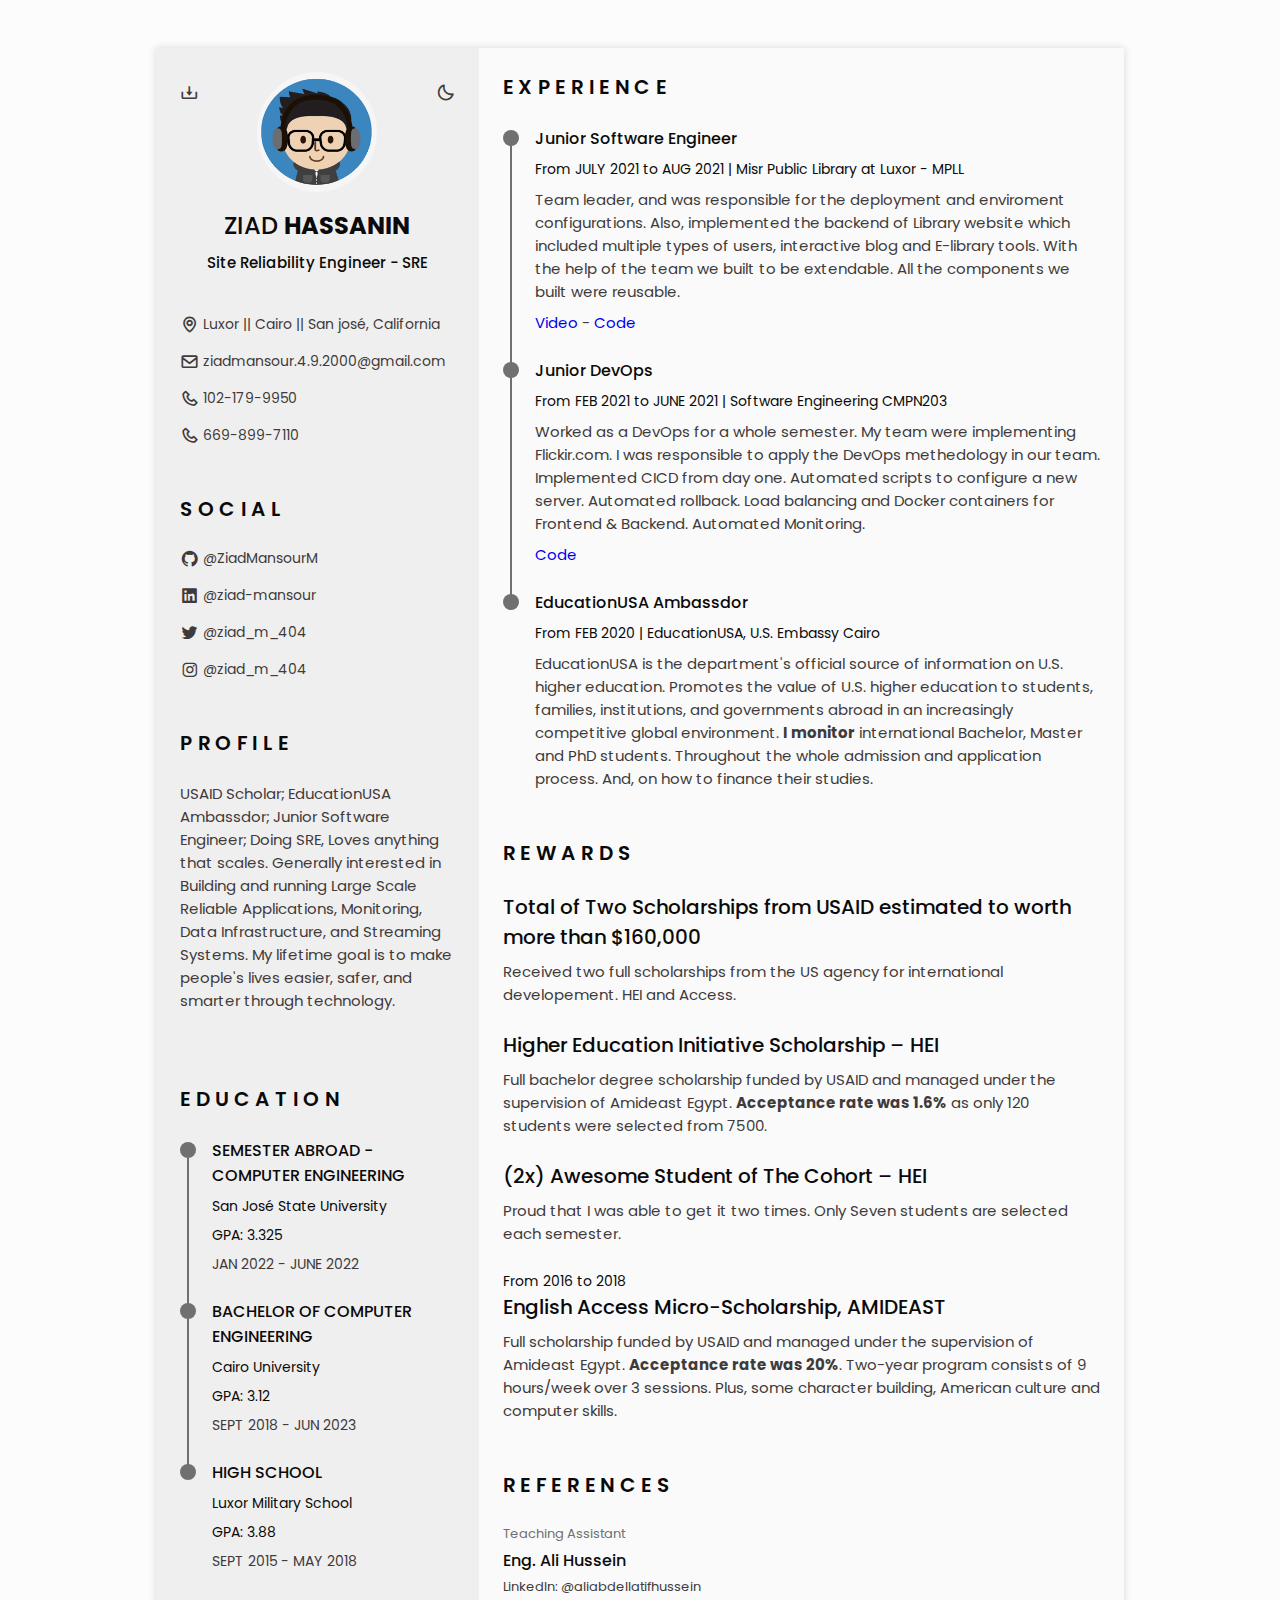
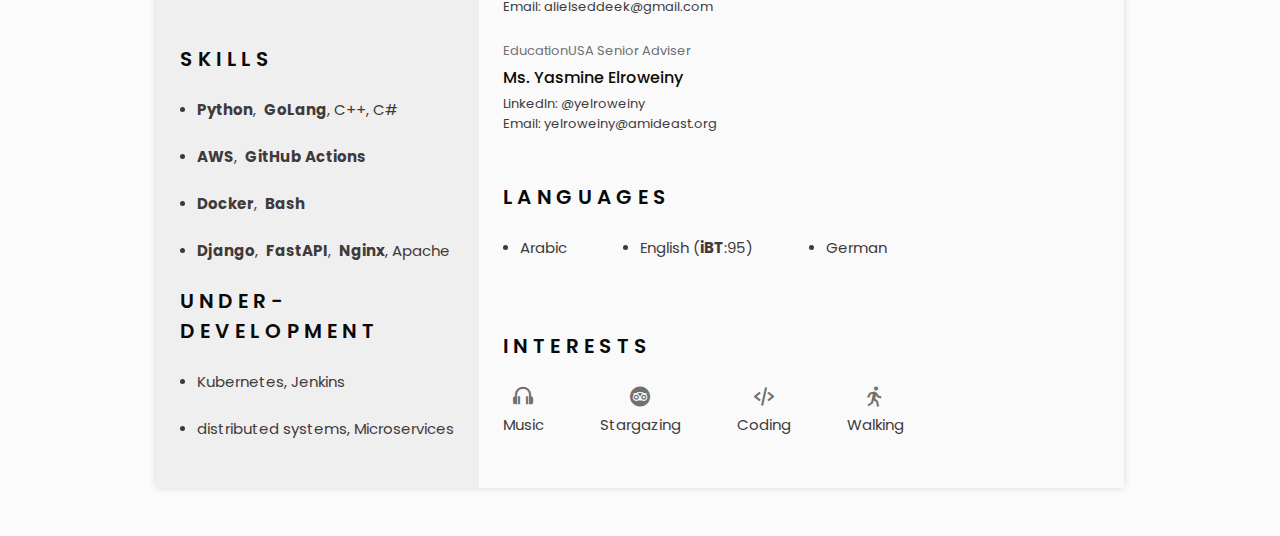
<file: resume.html>
<!DOCTYPE html>
    <html lang="en">
    <head>
        <meta charset="UTF-8">
        <meta name="viewport" content="width=device-width, initial-scale=1.0">

        <!--========== BOX ICONS ==========-->
        <link rel="stylesheet" href="https://cdn.jsdelivr.net/npm/boxicons@latest/css/boxicons.min.css">

        <!--========== CSS ==========-->
        <link rel="stylesheet" href="assets/css/styles.css">

        <title>SREboy</title>
        <link rel="icon" type="image/x-icon" href="assets/img/favicon.ico" />
    </head>
    <body>
        <!--========== HEADER ==========-->
        <header class="l-header" id="header">
            <nav class="nav bd-container">
                <a href="#" class="nav__logo">Ziad 👾</a>
                <div class="nav__menu" id="nav-menu">
                    <ul class="nav__list">
                        <li class="nav__item">
                            <a href="#home" class="nav__link active__link">
                                <i class="bx bx-home nav__icon"></i>Home
                            </a>
                        </li>
                        <li class="nav__item">
                            <a href="#profile" class="nav__link">
                                <i class="bx bx-user nav__icon"></i>Profile
                            </a>
                        </li>
                        <li class="nav__item">
                            <a href="#education" class="nav__link">
                                <i class="bx bx-book nav__icon"></i>Education
                            </a>
                        </li>
                        <li class="nav__item">
                            <a href="#skills" class="nav__link">
                                <i class="bx bx-receipt nav__icon"></i>Skills
                            </a>
                        </li>
                        <li class="nav__item">
                            <a href="#experience" class="nav__link">
                                <i class="bx bx-briefcase-alt nav__icon"></i>Experience
                            </a>
                        </li>
                        <li class="nav__item">
                            <a href="#certificates" class="nav__link">
                                <i class="bx bx-award nav__icon"></i>Rewards
                            </a>
                        </li>
                        <li class="nav__item">
                            <a href="#references" class="nav__link">
                                <i class="bx bx-link-external nav__icon"></i>References
                            </a>
                        </li>
                    </ul>
                </div>
                <div class="nav__toggle" id="nav-toggle">
                    <i class="bx bx-grid-alt"></i>
                </div>
            </nav>
        </header>

        <main class="l-main bd-container">
            <!-- All elements within this div, is generated in PDF -->
            <div class="resume" id="area-cv">
                <div class="resume__left">
                    <!--========== HOME ==========-->
                    <section class="home" id="home">
                        <div class="home__container section bd-grid">
                            <div class="home__data bd-grid">
                                <img src="assets/img/avatarTwo.png" alt="" class="home__img">
                                <h1 class="home__title">ZIAD <b>HASSANIN</b></h1>
                                <h3 class="home__profession">Site Reliability Engineer - SRE</h3>
                                <div>
                                    <a download="" href="assets/pdf/Ziad Hassanin - Resume.pdf" class="home__button-movil" disabled>Download</a>
                                </div>
                            </div>
                            <div class="home__address bd-grid">
                                <span class="home__information">
                                    <i class="bx bx-map home__icon"></i> Luxor || Cairo || San josé, California
                                </span>
                                <span class="home__information">
                                    <i class="bx bx-envelope home__icon"></i> ziadmansour.4.9.2000@gmail.com
                                </span>
                                <span class="home__information">
                                    <i class="bx bx-phone home__icon"></i> 102-179-9950
                                </span>
                                <span class="home__information">
                                    <i class="bx bx-phone home__icon"></i> 669-899-7110
                                </span>
                            </div>
                        </div>
                        <!-- Theme change button -->
                        <i class="bx bx-moon change-theme" title="Theme" id="theme-button"></i>
    
                        <!-- Button to generate and download the pdf. Available for desktop. -->
                        <a download="" href="assets/pdf/Ziad Hassanin - Resume.pdf">
                            <i class="bx bx-download generate-pdf"></i>
                        </a>
                        <!-- <i class="bx bx-download generate-pdf" title="Generate PDF" id="resume-button"></i> -->
                    </section>          
                    
                    <!--========== SOCIAL ==========-->
                    <section class="social section">
                        <h2 class="section-title">SOCIAL</h2>
                        <div class="social__container bd-grid">
                            <a href="https://github.com/ZiadMansourM" target="_blank" class="social__link">
                                <i class="bx bxl-github social__icon"></i> @ZiadMansourM
                            </a>
                            <a href="https://linkedin.com/in/ziad-mansour" target="_blank" class="social__link">
                                <i class="bx bxl-linkedin-square social__icon"></i> @ziad-mansour
                            </a>
                            <a href="https://twitter.com/ziad_m_404" target="_blank" class="social__link">
                                <i class="bx bxl-twitter social__icon"></i> @ziad_m_404
                            </a>
                            <a href="https://instagram.com/ziad_m_404" target="_blank" class="social__link">
                                <i class="bx bxl-instagram social__icon"></i> @ziad_m_404
                            </a>
                        </div>
                    </section>

                    <!--========== PROFILE ==========-->
                    <section class="profile section" id="profile">
                        <h2 class="section-title">Profile</h2>
                        <p class="profile__description">USAID Scholar; EducationUSA Ambassdor; Junior Software Engineer; Doing SRE, Loves anything that scales. 
                            Generally interested in Building and running Large Scale Reliable Applications, Monitoring, Data Infrastructure, and Streaming Systems.
                            My lifetime goal is to make people's lives easier, safer, and smarter through technology.</p>
                    </section>
                    
                    <!--========== EDUCATION ==========-->
                    <section class="education section" id="education">
                        <section class="education section" id="education">
                            <h2 class="section-title">Education</h2>
                            <div class="education__container bd-grid">
                                <div class="education__content">
                                    <div class="education__time">
                                        <span class="education__rounder"></span>
                                        <span class="education__line"></span>
                                    </div>
                                    <div class="education__data bd-grid">
                                        <h3 class="education__title">SEMESTER ABROAD - COMPUTER ENGINEERING</h3>
                                        <span class="education__studies">San José State University</span>
                                        <span class="education__studies">GPA: 3.325</span>
                                        <span class="education__year">JAN 2022 - JUNE 2022</span>
                                    </div>
                                </div>

                                <div class="education__content">
                                    <div class="education__time">
                                        <span class="education__rounder"></span>
                                        <span class="education__line"></span>
                                    </div>
                                    <div class="education__data bd-grid">
                                        <h3 class="education__title">BACHELOR OF COMPUTER ENGINEERING</h3>
                                        <span class="education__studies">Cairo University</span>
                                        <span class="education__studies">GPA: 3.12</span>
                                        <span class="education__year">SEPT 2018 - JUN 2023</span>
                                    </div>
                                </div>

                                <div class="education__content">
                                    <div class="education__time">
                                        <span class="education__rounder"></span>
                                        <!-- <span class="education__line"></span> -->
                                    </div>
                                    <div class="education__data bd-grid">
                                        <h3 class="education__title">HIGH SCHOOL</h3>
                                        <span class="education__studies">Luxor Military School</span>
                                        <span class="education__studies">GPA: 3.88</span>
                                        <span class="education__year">SEPT 2015 - MAY 2018</span>
                                    </div>
                                </div>
                            </div>
                        </section>
                    </section>


                    <!--========== SKILLS  ==========-->
                    <section class="skills section" id="skills">
                        <h2 class="section-title">Skills</h2>

                        <!-- <div class="skills__content bd-grid"> -->
                        <div class="skills__content">
                            <ul class="skills__date">
                                <li class="skills__name">
                                    <span class="skills__circle"></span> <b>Python</b>, &#160 <b>GoLang</b>, C++, C#
                                </li>
                                <li class="skills__name">
                                    <span class="skills__circle"></span> <b>AWS</b>, &#160 <b>GitHub Actions</b>
                                </li>
                                <li class="skills__name">
                                    <span class="skills__circle"></span> <b>Docker</b>, &#160 <b>Bash</b>
                                </li>
                                <li class="skills__name">
                                    <span class="skills__circle"></span> <b>Django</b>, &#160 <b>FastAPI</b>, &#160 <b>Nginx</b>, Apache
                                </li>
                            </ul>
                            <!-- <ul class="skills__date">
                                <li class="skills__name">
                                    <span class="skills__circle"></span> Angular
                                </li>
                                <li class="skills__name">
                                    <span class="skills__circle"></span> Firebase
                                </li>
                                <li class="skills__name">
                                    <span class="skills__circle"></span> React
                                </li>
                            </ul> -->
                        </div>
                        <h2 class="section-title">Under-Development</h2>

                        <!-- <div class="skills__content bd-grid"> -->
                        <div class="skills__content">
                            <ul class="skills__date">
                                <li class="skills__name">
                                    <span class="skills__circle"></span> Kubernetes, Jenkins
                                </li>
                                <li class="skills__name">
                                    <span class="skills__circle"></span> distributed systems, Microservices
                                </li>
                            </ul>
                        </div>
                    </section>

                </div>

                <div class="resume__right">
                    <!--========== EXPERIENCE ==========-->
                    <section class="experience section" id="experience">
                        <h2 class="section-title">Experience</h2>
                        <div class="experience__container bd-grid">
                            <div class="experience__content">
                                <div class="experience__time">
                                    <span class="experience__rounder"></span>
                                    <span class="experience__line"></span>
                                </div>

                                <div class="experience__data bd-grid">
                                    <h3 class="experience__title">Junior Software Engineer</h3>
                                    <span class="experience__company">From JULY 2021 to AUG 2021 | Misr Public Library at Luxor - MPLL</span>
                                    <p class="experience__description">Team leader, and was responsible for the deployment and enviroment configurations. Also, implemented the backend of Library website which included multiple types
                                        of users, interactive blog and E-library tools. With the help of the team we built to be extendable. 
                                        All the components we built were reusable.
                                    </p>
                                    <p class="experience__description"><a href="https://youtu.be/GotI2kmVxqY">Video</a> - <a href="https://github.com/ZiadMansourM/MPLL">Code</a></p>
                                </div>
                            </div>

                            <div class="experience__content">
                                <div class="experience__time">
                                    <span class="experience__rounder"></span>
                                    <span class="experience__line"></span>
                                </div>

                                <div class="experience__data bd-grid">
                                    <h3 class="experience__title">Junior DevOps</h3>
                                    <span class="experience__company">From FEB 2021 to JUNE 2021 | Software Engineering CMPN203</span>
                                    <p class="experience__description">Worked as a DevOps for a whole semester. My team were implementing Flickir.com. I was responsible
                                        to apply the DevOps methedology in our team. Implemented CICD from day one. Automated scripts to configure a new server. Automated rollback.
                                        Load balancing and Docker containers for Frontend & Backend. Automated Monitoring.
                                    </p>
                                    <p class="experience__description"><a href="https://github.com/ZiadMansourM/DevOps">Code</a></p>
                                </div>
                            </div>

                            <div class="experience__content">
                                <div class="experience__time">
                                    <span class="experience__rounder"></span>
                                    <!-- <span class="experience__line"></span> -->
                                </div>

                                <div class="experience__data bd-grid">
                                    <h3 class="experience__title">EducationUSA Ambassdor</h3>
                                    <span class="experience__company">From FEB 2020 | EducationUSA, U.S. Embassy Cairo</span>
                                    <p class="experience__description">EducationUSA is the department's official source of information on U.S. higher education. Promotes the
                                        value of U.S. higher education to students, families, institutions, and governments abroad in an
                                        increasingly competitive global environment. <b>I monitor</b> international Bachelor, Master and PhD
                                        students. Throughout the whole admission and application process. And, on how to finance their studies.</p>
                                </div>
                            </div>
                        </div>
                    </section>

                    <!--========== CERTIFICATES ==========-->
                    <section class="certificate section" id="certificates">
                        <h2 class="section-title">REWARDS</h2>
                        <div class="certificate__container bd-grid">
                            <div class="certificate__content">
                                <h3 class="certificate__title">Total of Two Scholarships from USAID estimated to worth more than $160,000</h3>
                                <p class="certificate__description">Received two full scholarships from the US agency for international developement. HEI and Access.</p>
                            </div>
                            <div class="certificate__content">
                                <h3 class="certificate__title">Higher Education Initiative Scholarship – HEI</h3>
                                <p class="certificate__description">Full bachelor degree scholarship funded by USAID and managed under the supervision of Amideast Egypt. <b>Acceptance rate was 1.6%</b> as only 120 students were selected from 7500.</p>
                            </div>
                            <div class="certificate__content">
                                <h3 class="certificate__title">(2x) Awesome Student of The Cohort – HEI</h3>
                                <p class="certificate__description">Proud that I was able to get it two times. Only Seven students are selected each semester.</p>
                            </div>
                            <div class="certificate__content">
                                <span class="experience__company">From 2016 to 2018 </span>
                                <h3 class="certificate__title">English Access Micro-Scholarship, AMIDEAST</h3>
                                <p class="certificate__description">Full scholarship funded by USAID and managed under the supervision of Amideast Egypt. <b>Acceptance rate was 20%</b>. Two-year program consists of 9 hours/week over 3 sessions.
                                    Plus, some character building, American culture and computer skills.</p>
                            </div>
                        </div>
                    </section>

                    <!--========== REFERENCES ==========-->
                    <section class="references section" id="references">
                        <h2 class="section-title">References</h2>

                        <div class="refrences__container bd-grid">
                            <div class="references__content bd-grid">
                                <span class="references__subtitle">Teaching Assistant</span>
                                <h3 class="references__title">Eng. Ali Hussein</h3>
                                <ul class="references__contact">
                                    <li>LinkedIn: @aliabdellatifhussein</li>
                                    <li>Email: alielseddeek@gmail.com</li>
                                </ul>
                            </div>
                            <div class="references__content bd-grid">
                                <span class="references__subtitle">EducationUSA Senior Adviser</span>
                                <h3 class="references__title">Ms. Yasmine Elroweiny</h3>
                                <ul class="references__contact">
                                    <li>LinkedIn: @yelroweiny</li>
                                    <li>Email: yelroweiny@amideast.org</li>
                                </ul>
                            </div>
                        </div>
                    </section>

                    <!--========== LANGUAGES ==========-->
                    <section class="languages section">
                        <h2 class="section-title">Languages</h2>
                        <div class="languages__container">
                            <ul class="languages__content bd-grid">
                                <li class="languages__name">
                                    <span class="languages__circle"></span> Arabic
                                </li>
                                <li class="languages__name">
                                    <span class="languages__circle"></span> English (<b>iBT</b>:95)
                                </li>
                                <li class="languages__name">
                                    <span class="languages__circle"></span> German
                                </li>
                            </ul>
                        </div>
                    </section>
                    
                    <!--========== INTERESTS ==========-->
                    <section class="interests section">
                        <h2 class="section-title">Interests</h2>
                        <div class="interests__container bd-grid">
                            <div class="interests__content">
                                <i class="bx bx-headphone interests__icon"></i>
                                <span class="interests__name">Music</span>
                            </div>
                            
                            <div class="interests__content">
                                <i class='bx bxl-trip-advisor interests__icon'></i>
                                <span class="interests__name">Stargazing</span>
                            </div>
                            
                            <div class="interests__content">
                                <i class="bx bx-code-alt interests__icon"></i>
                                <span class="interests__name">Coding</span>
                            </div>
                            
                            <div class="interests__content">
                                <i class='bx bx-walk interests__icon'></i>
                                <span class="interests__name">Walking</span>
                            </div>
                        </div>
                    </section>
                </div>
            </div>        
        </main>
        <!--========== SCROLL TOP ==========-->
        <a href="#" class="scrolltop" id="scroll-top">
            <i class="bx bx-up-arrow-alt scrolltop__icon"></i>
        </a>
        <!--========== HTML2PDF ==========-->
        <script src="assets/js/html2pdf.bundle.min.js"></script>
        <!--========== MAIN JS ==========-->
        <script src="assets/js/main.js"></script>
    </body>
</html>
</file>
<file: assets/css/styles.css>
/*===== GOOGLE FONTS =====*/
@import url('https://fonts.googleapis.com/css2?family=Poppins:wght@400;500;600&display=swap');

/*===== VARIABLES CSS =====*/
:root {
  --header-height: 3rem;
  
  /*========== Colors ==========*/
  --title-color: #0B0A0A;
  --text-color: #403A3A;
  --text-color-light: #707070;
  --container-color: #FAFAFA;
  --container-color-alt: #F0EFEF;
  --body-color: #FCFCFC;

  /*========== Font and typography ==========*/
  --body-font: 'Poppins', sans-serif;
  --h1-font-size: 1.5rem;
  --h2-font-size: 1.25rem;
  --h3-font-size: 1rem;
  --normal-font-size: .938rem;
  --small-font-size: .875rem;
  --smaller-font-size: .813rem;

  /*========== Font weight ==========*/
  --font-medium: 500;
  --font-semi-bold: 600;

  /*========== Margenes ==========*/
  --mb-1: .5rem;
  --mb-2: 1rem;
  --mb-3: 1.5rem;

  /*========== z index ==========*/
  --z-tooltip: 10;
  --z-fixed: 100;
}

/*========== BASE ==========*/
*,::before,::after{
  box-sizing: border-box;
}

html{
  scroll-behavior: smooth;
}

/*========== Variables Dark theme ==========*/
body.dark-theme{
  --title-color: #F2F2F2;
  --text-color: #BFBFBF;
  --container-color: #212121;
  --container-color-alt: #181616;
  --body-color: #2B2B2B;
}

/*========== Button Dark/Light ==========*/
.change-theme{
  position: absolute;
  right: 0;
  top: 2.2rem;
  display: flex;
  color: var(--text-color);
  font-size: 1.2rem;
  cursor: pointer;
}

.change-theme:hover{
  color: var(--title-color);
}

/*========== Font size variables to scale cv ==========*/
body.scale-cv{
  --h1-font-size: .938rem;
  --h2-font-size: .938rem;
  --h3-font-size: .875rem;
  --normal-font-size: .813rem;
  --small-font-size: .75rem;
  --smaller-font-size: .688rem;
}

/*========== Generate PDF button ==========*/
.generate-pdf{
  display: none;
  position: absolute;
  top: 2.2rem;
  left: 0;
  font-size: 1.2rem;
  color: var(--text-color);
  cursor: pointer;
}

.generate-pdf:hover{
  color: var(--title-color);
}

/*========== Classes modified to reduce size and print on A4 sheet ==========*/
.scale-cv .change-theme,
.scale-cv .generate-pdf{
  display: none;
}

.scale-cv .bd-container{
  max-width: 595px;
}

.scale-cv .section{
  padding: 1.5rem 0 .80rem;
}

.scale-cv .section-title{
  margin-bottom: .75rem;
}

.scale-cv .resume__left,
.scale-cv .resume__right{
  padding: 0 1rem;
}

.scale-cv .home__img{
  width: 90px;
  height: 90px;
}

.scale-cv .home__container{
  gap: 1.5rem;
}

.scale-cv .home__data{
  gap: .25rem;
}

.scale-cv .home__address,
.scale-cv .social__container{
  gap: .75rem;
}

.scale-cv .home__icon,
.scale-cv .social__icon,
.scale-cv .interests__icon{
  font-size: 1rem;
}

.scale-cv .education__container,
.scale-cv .experience__container,
.scale-cv .certificate__container{
  gap: 1rem;
}

.scale-cv .education__time,
.scale-cv .experience__time{
  padding-right: .5rem;
}

.scale-cv .education__rounder,
.scale-cv .experience__rounder{
  width: 11px;
  width: 11px;
  margin-top: .22rem;
}

.scale-cv .education__line,
.scale-cv .experience__line{
  width: 1px;
  height: 110%;
  transform: translate(5px, 0);
}

.scale-cv .education__data,
.scale-cv .experience__data{
  gap: .25rem;
}

.scale-cv .skills__name{
  margin-bottom: var(--mb-1);
}

.scale-cv .interests__container{
  column-gap: 2.5rem;
}

body{
  margin: 0 0 var(--header-height) 0;
  padding: 0;
  font-family: var(--body-font);
  font-size: var(--normal-font-size);
  background-color: var(--body-color);
  color: var(--text-color);
}

h1,h2,h3,ul,p{
  margin: 0;
}

h1,h2,h3{
  color: var(--title-color);
  font-weight: var(--font-medium);
}

ul{
  padding: 0;
  list-style: none;
}

a{
  text-decoration: none;
}

img{
  max-width: 100%;
  height: auto;
}

/*========== CLASS CSS ==========*/
.section{
  padding: 1.5rem 0;
}

.section-title{
  font-size: var(--h2-font-size);
  color: var(--title-color);
  font-weight: var(--font-semi-bold);
  text-transform: uppercase;
  letter-spacing: .35rem;
  text-align: center;
  margin-bottom: var(--mb-3);
}

/*========== LAYOUT ==========*/
.bd-container{
  max-width: 968px;
  width: calc(100% - 3rem);
  margin-left: var(--mb-3);
  margin-right: var(--mb-3);
}

.bd-grid{
  display: grid;
  gap: 1.5rem;
}

.l-header{
  width: 100%;
  position: fixed;
  bottom: 0;
  left: 0;
  z-index: var(--z-fixed);
  background-color: var(--body-color);
  box-shadow: 0 -1px 4px rgba(0, 0, 0, 0.1);
}

/*========== NAV ==========*/
.nav{
  height: var(--header-height);
  display: flex;
  justify-content: space-between;
  align-items: center;
}

@media screen and (max-width: 968px){
  .nav__menu{
    position: fixed;
    bottom: -100%;
    left: 0;
    width: 100%;
    padding: 2rem 1.5rem;
    background-color: var(--body-color);
    box-shadow: 0 1px 4px rgba(0,0,0,.1);
    border-radius: 1rem 1rem 0 0;
    z-index: var(--z-fixed);
    transition: .3s;
  }
}

.nav__logo,
.nav__toggle{
  color: var(--title-color);
  font-weight: var(--font-medium);
}

.nav__toggle{
  font-size: 1.2rem;
  cursor: pointer;
}

.nav__item{
  text-align: center;
}

.nav__list{
  display: grid;
  grid-template-columns: repeat(3, 1fr);
  gap: 2rem;
}

.nav__link{
  display: flex;
  flex-direction: column;
  font-size: var(--small-font-size);
  color: var(--text-color-light);
  font-weight: var(--font-medium);
}

.nav__link:hover{
  color: var(--title-color);
}

.nav__icon{
  font-size: 1.2rem;
  margin-bottom: var(--mb-1);
}

/* Show menu */
.show-menu{
  bottom: var(--header-height);
}

/* Active menu link */
.active__link{
  color: var(--title-color);
}

/*========== HOME ==========*/
.home{
  position: relative;
}

.home__container{
  gap: 3rem;
}

.home__data{
  gap: .5rem;
  text-align: center;
}

.home__img{
  width: 120px;
  height: 120px;
  border-radius: 50%;
  justify-self: center;
  margin-bottom: var(--mb-1);

}

.home__title{
  font-size: var(--h1-font-size);
}

.home__profession{
  font-size: var(--normal-font-size);
  margin-bottom: var(--mb-1);
}

.home__address{
  gap: 1rem;
}

.home__information{
  display: flex;
  align-items: center;
  font-size: var(--small-font-size);
}

.home__icon{
  font-size: 1.2rem;
  margin-right: .25rem;
}

.home__button-movil{
  display: inline-block;
  border: 2px solid var(--text-color);
  color: var(--title-color);
  padding: 1rem 2rem;
  border-radius: .25rem;
  transition: .3s;
  font-weight: var(--font-medium);
  margin-top: var(--mb-3);
}

.home__button-movil:hover{
  background-color: var(--text-color);
  color: var(--container-color);
}

/*========== SOCIAL ==========*/
.social__container{
  grid-template-columns: max-column;
  gap: 1rem;
}

.social__link{
  display: inline-flex;
  align-items: center;
  font-size: var(--small-font-size);
  color: var(--text-color);
}

.social__link:hover{
  color: var(--text-color);
}

.social__icon{
  font-size: 1.2rem;
  margin-right: .25rem;
}

/*========== PROFILE ==========*/
.profile__description{
  text-align: center;
}

/*========== EDUCATION AND EXPERIENCE ==========*/
.education__content,
.experience__content{
  display: flex;
}

.education__time,
.experience__time{
  padding-right: 1rem;
}

.education__rounder,
.experience__rounder{
  position: relative;
  display: block;
  width: 16px;
  height: 16px;
  background-color: var(--text-color-light);
  border-radius: 50%;
  margin-top: .25rem;
}

.education__line,
.experience__line{
  display: block;
  width: 2px;
  height: 110%;
  background-color: var(--text-color-light);
  transform: translate(7px, 0);
}

.education__data,
.experience__data{
  gap: .5rem;
}

.education__title,
.experience__title{
  font-size: var(--h3-font-size);
}

.education__studies,
.experience__company{
  font-size: var(--small-font-size);
  color: var(--title-color);
}

.education__year{
  font-size: var(--small-font-size);
}
/*========== SKILLS AND LANGUAGES ==========*/
.skills__content,
.languages__content{
  grid-template-columns: repeat(2, 1fr);
}

.languages__content{
  gap: 0;
}

.skills__name,
.languages__name{
  display: flex;
  align-items: center;
  margin-bottom: var(--mb-3);
}

.skills__circle,
.languages__circle{
  display: inline-block;
  width: 5px;
  height: 5px;
  background-color: var(--text-color);
  border-radius: 50%;
  margin-right: .75rem;
}

/*========== CERTIFICATES ==========*/
.certificate__title{
  font-size: var(--h2-font-size);
  margin-bottom: var(--mb-1);
}

/*========== REFERENCES ==========*/
.references__content{
  gap: .25rem;
}

.references__subtitle{
  color: var(--text-color-light);
}

.references__subtitle,
.references__contact{
  font-size: var(--smaller-font-size);
}

.references__title{
  font-size: var(--h3-font-size);
}

/*========== INTERESTS ==========*/
.interests__container{
  grid-template-columns: repeat(3, 1fr);
  margin-top: var(--mb-2);
}

.interests__content{
  display: flex;
  flex-direction: column;
  align-items: center;
}

.interests__icon{
  font-size: 1.5rem;
  color: var(--text-color-light);
  margin-bottom: .25rem;
}

/* Scroll top */
.scrolltop{
  position: fixed;
  right: 1rem;
  bottom: -20%;
  display: flex;
  justify-content: center;
  align-items: center;
  padding: .3rem;
  background-color: var(--container-color-alt);
  border-radius: .4rem;
  z-index: var(--z-tooltip);
  transition: .4s;
  visibility: hidden;
}

.scrolltop__icon{
  font-size: 1.2rem;
  color: var(--text-color)
}

.show-scroll{
  visibility: visible;
  bottom: 5rem;
}

/*========== MEDIA QUERIES ==========*/
/* For small devices, menu two columns */
@media screen and (max-width: 320px){
  .nav__list{
    grid-template-columns: repeat(2, 1fr);
    gap: 1rem .5rem;
  }
}

/* Classes modified for large screen size */
@media screen and (min-width: 968px){
  body{
    margin: 3rem 0;
  }

  .bd-container{
    margin-left: auto;
    margin-right: auto;
  }

  .l-header,
  .scrolltop{
    display: none;
  }

  .resume{
    display: grid;
    grid-template-columns: .5fr 1fr;
    background-color: var(--container-color);
    box-shadow: 0 0 8px rgba(13,12,12,.15);
  }

  .resume__left{
    background-color: var(--container-color-alt);

  }

  .resume__left,
  .resume__right{
    padding: 0 1.5rem;
  }

  .generate-pdf{
    display: inline-block;
  }

  .section-title,
  .profile__description{
    text-align: initial;
  }

  .home__container{
    gap: 1.5rem;
  }

  .home__button-movil{
    display: none;
  }

  .references__container{
    grid-template-columns: repeat(2, 1fr);
  }

  .languages__content{
    grid-template-columns: repeat(3, max-content);
    column-gap: 3.5rem;
  }

  .interests__container{
    grid-template-columns: repeat(4, max-content);
    column-gap: 3.5rem;
  }
}
</file>
